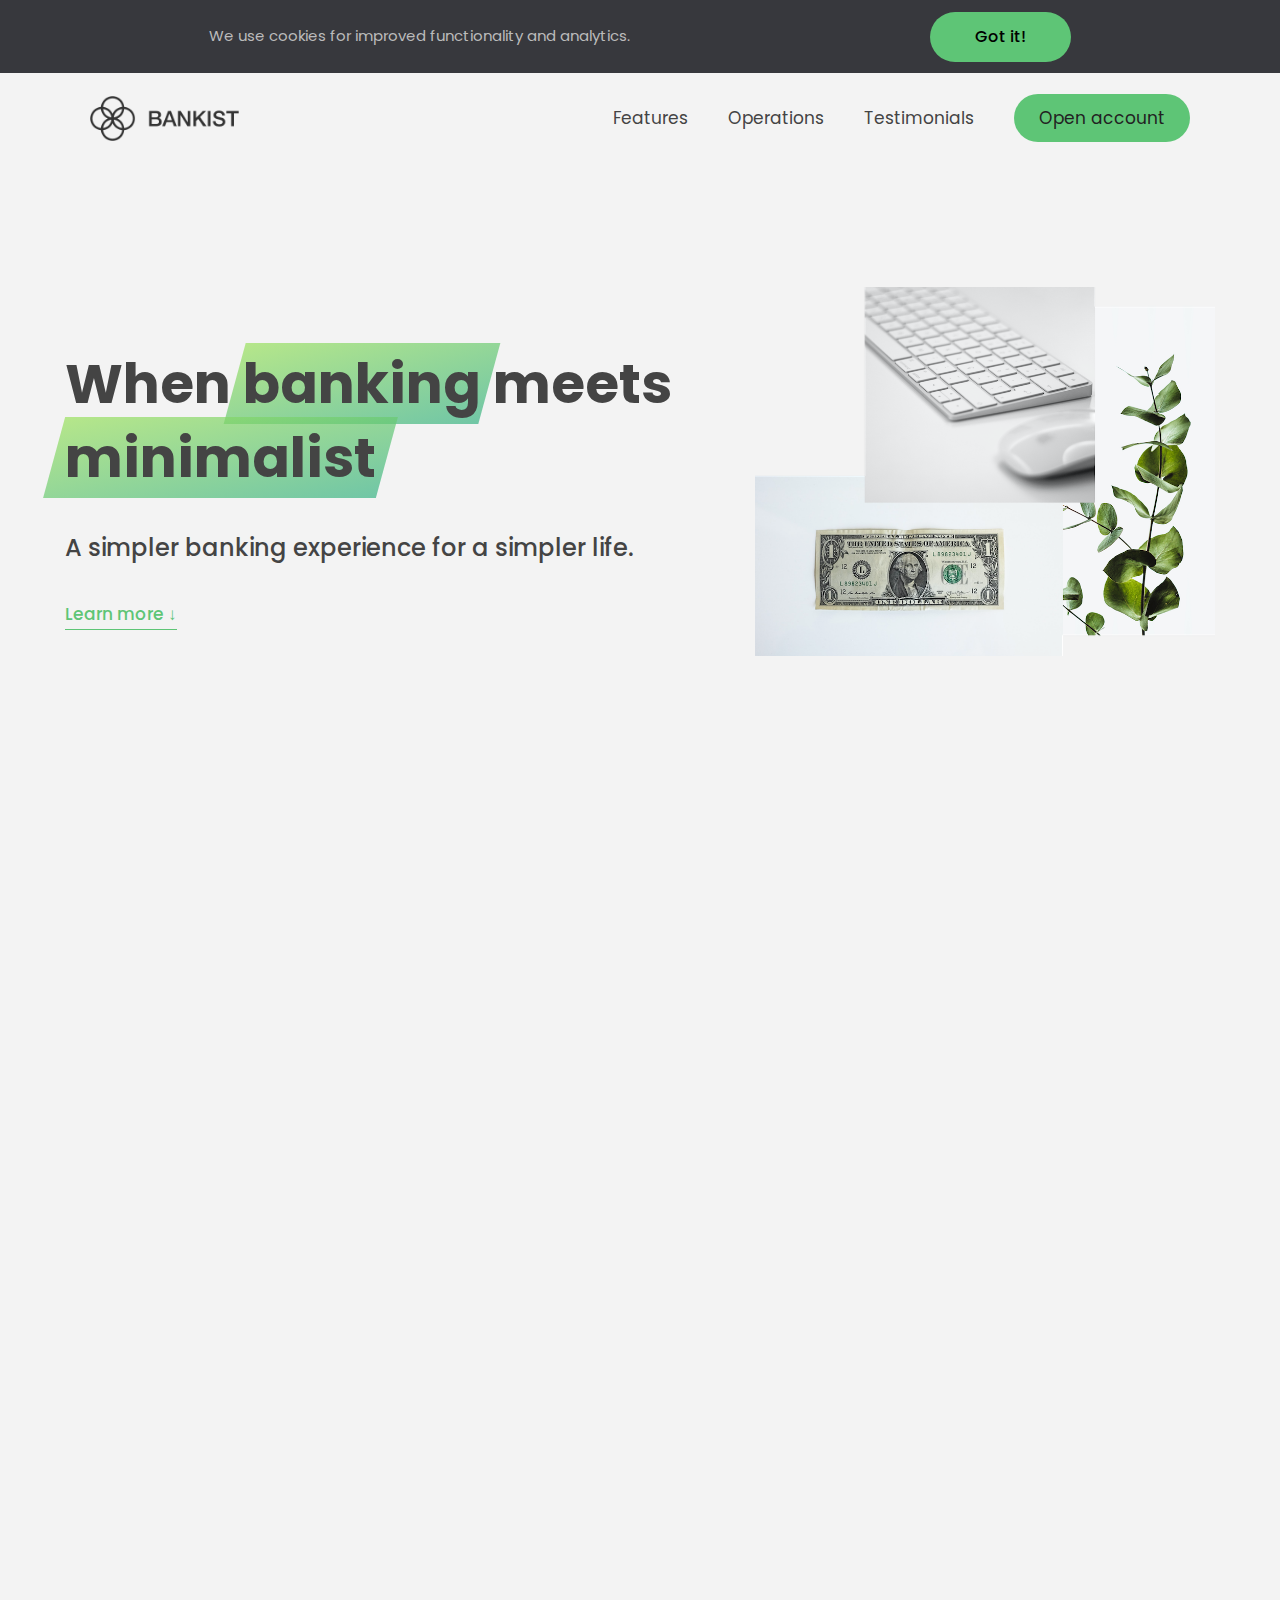
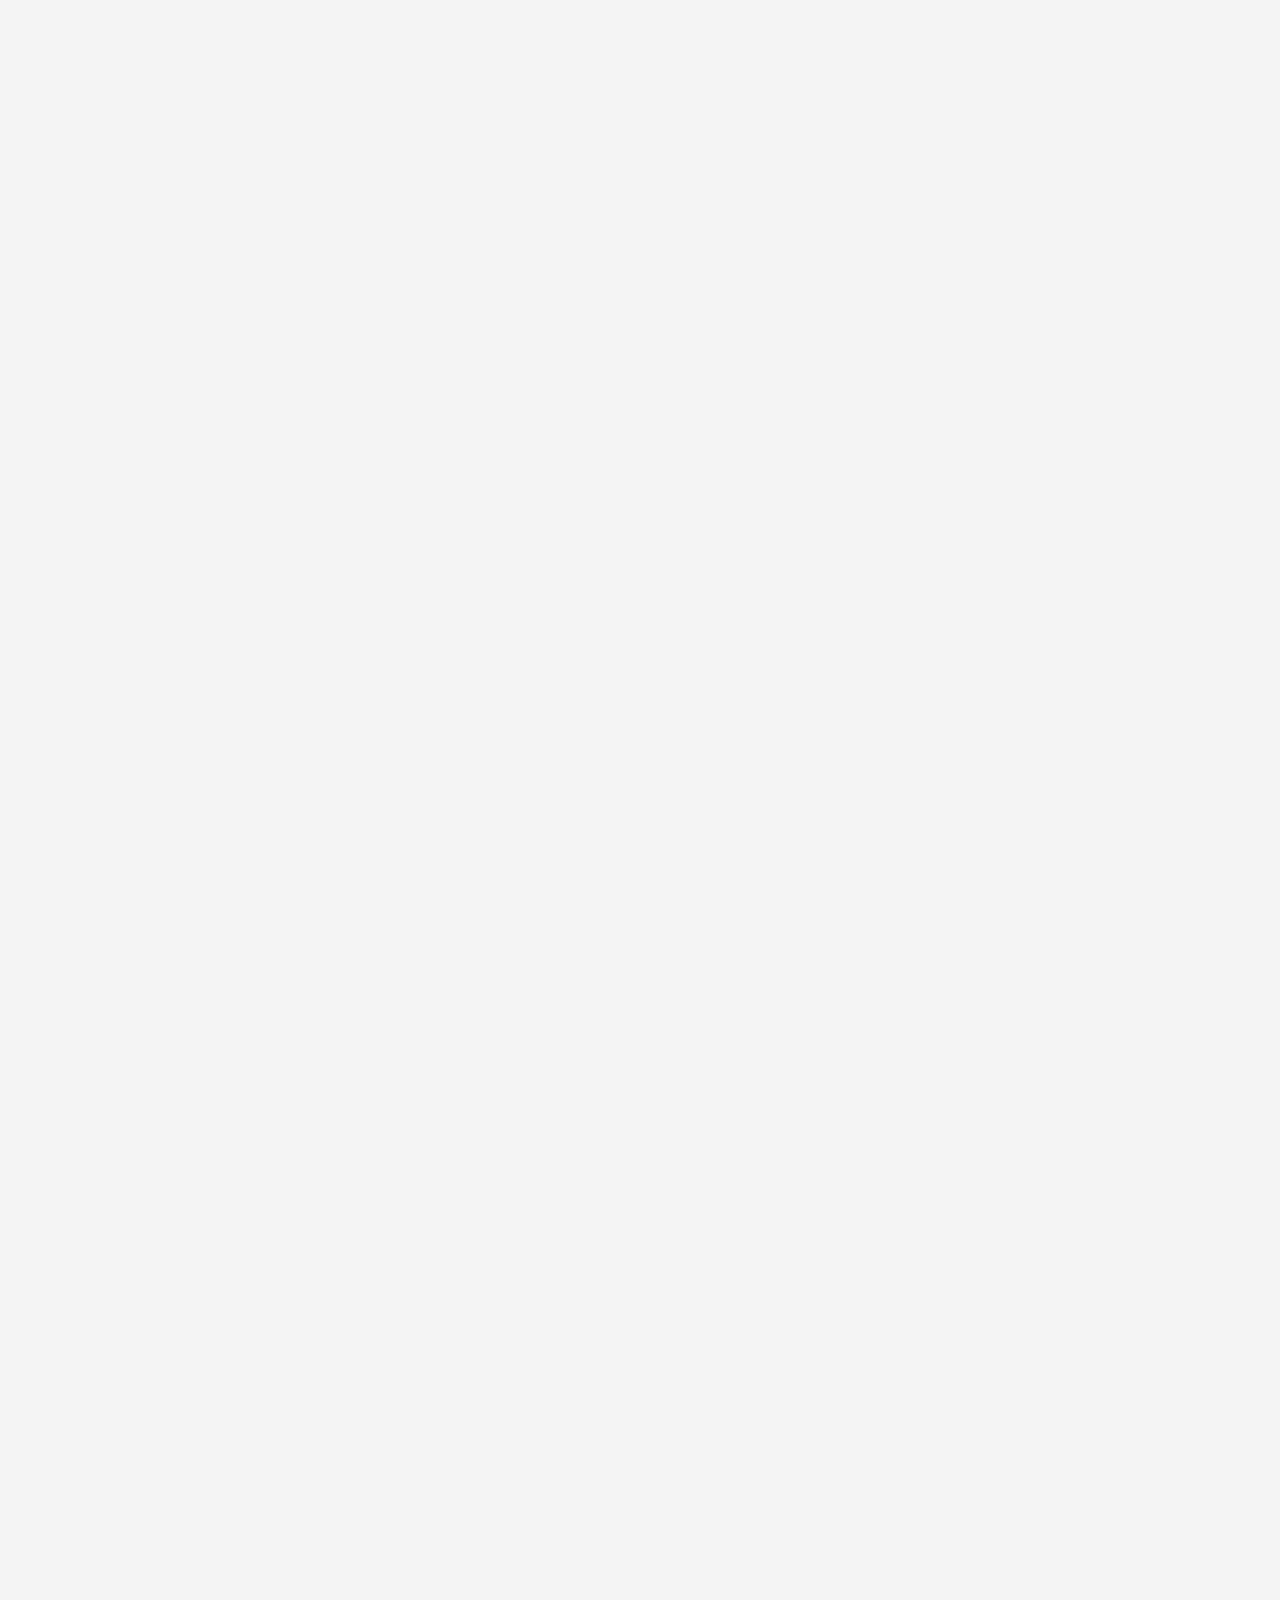
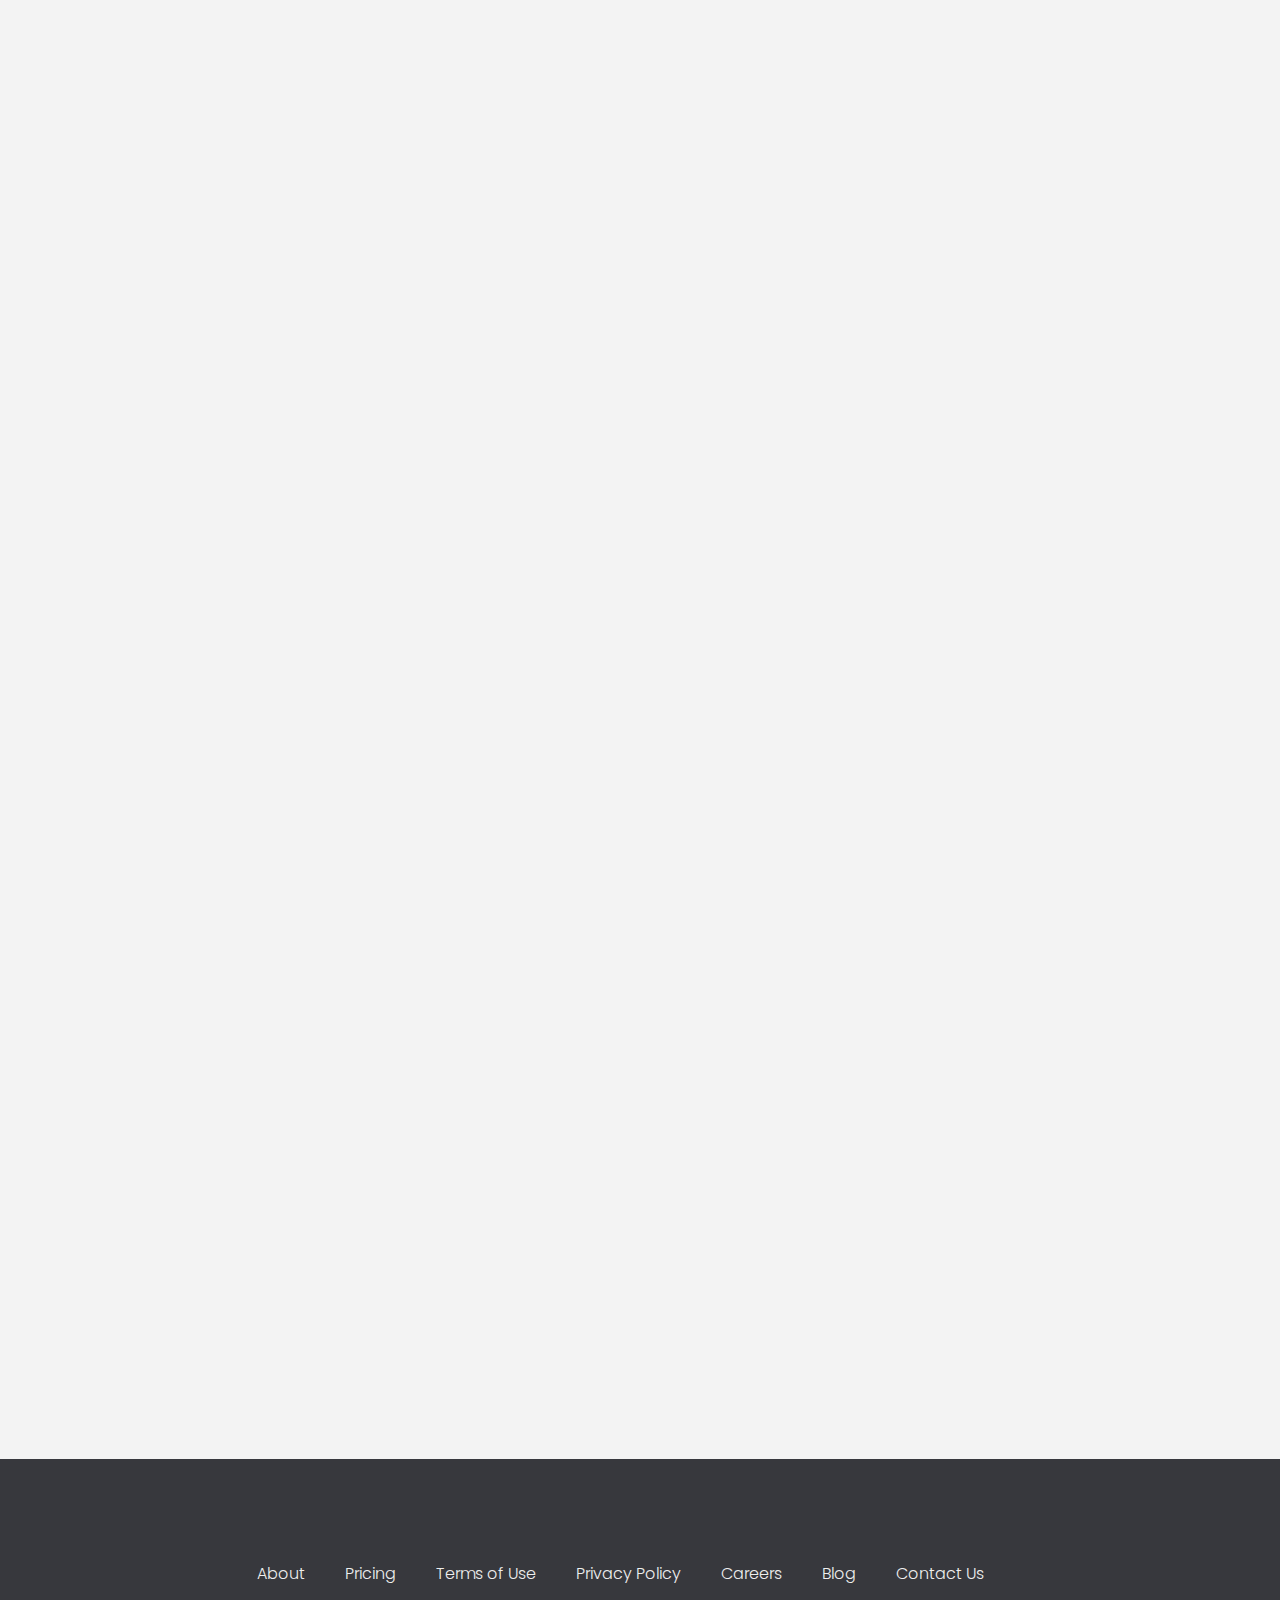
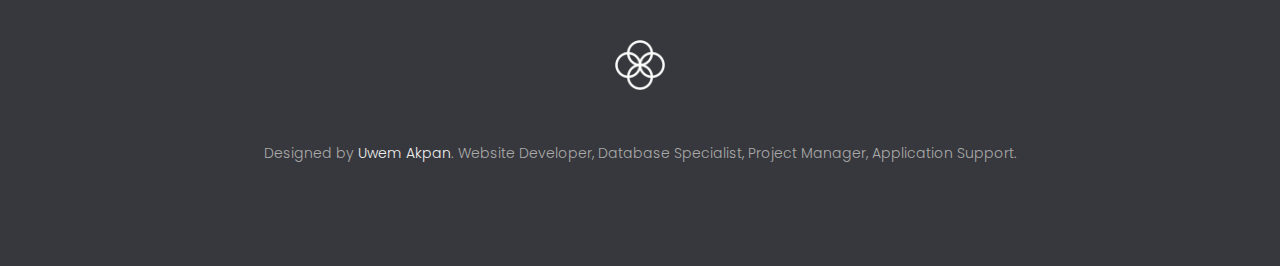
<file: starter/index.html>
<!DOCTYPE html>
<html lang="en">
  <head>
    <meta charset="UTF-8" />
    <meta name="viewport" content="width=device-width, initial-scale=1.0" />
    <meta http-equiv="X-UA-Compatible" content="ie=edge" />
    <link rel="shortcut icon" type="image/png" href="img/icon.png" />

    <link
      href="https://fonts.googleapis.com/css?family=Poppins:300,400,500,600&display=swap"
      rel="stylesheet"
    />
    <link rel="stylesheet" href="style.css" />
    <title>Bankist | When Banking meets Minimalist</title>
  </head>
  <body>
    <header class="header">
      <nav class="nav">
        <img
          src="img/logo.png"
          alt="Bankist logo"
          class="nav__logo"
          id="logo"
          designer="Uwem"
          data-version-number="1.00"
        />
        <ul class="nav__links">
          <li class="nav__item">
            <a class="nav__link" href="#section--1">Features</a>
            <!-- section--1 -->
          </li>
          <li class="nav__item">
            <a class="nav__link" href="#section--2">Operations</a>
          </li>
          <li class="nav__item">
            <a class="nav__link" href="#section--3">Testimonials</a>
          </li>
          <li class="nav__item">
            <a class="nav__link nav__link--btn btn--show-modal" href="#"
              >Open account</a
            >
          </li>
        </ul>
      </nav>

      <div class="header__title">
        <h1>
          When
          <!-- Green highlight effect -->
          <span class="highlight">banking</span>
          meets<br />
          <span class="highlight">minimalist</span>
        </h1>
        <h4>A simpler banking experience for a simpler life.</h4>
        <button class="btn--text btn--scroll-to">Learn more &DownArrow;</button>
        <img
          src="img/hero.png"
          class="header__img"
          alt="Minimalist bank items"
        />
      </div>
    </header>

    <section class="section" id="section--1">
      <div class="section__title">
        <h2 class="section__description">Features</h2>
        <h3 class="section__header">
          Everything you need in a modern bank and more.
        </h3>
      </div>

      <div class="features">
        <img
          src="img/digital-lazy.jpg"
          data-src="img/digital.jpg"
          alt="Computer"
          class="features__img lazy-img"
        />
        <div class="features__feature">
          <div class="features__icon">
            <svg>
              <use xlink:href="img/icons.svg#icon-monitor"></use>
            </svg>
          </div>
          <h5 class="features__header">100% digital bank</h5>
          <p>
            Lorem ipsum dolor sit amet consectetur adipisicing elit. Unde alias
            sint quos? Accusantium a fugiat porro reiciendis saepe quibusdam
            debitis ducimus.
          </p>
        </div>

        <div class="features__feature">
          <div class="features__icon">
            <svg>
              <use xlink:href="img/icons.svg#icon-trending-up"></use>
            </svg>
          </div>
          <h5 class="features__header">Watch your money grow</h5>
          <p>
            Nesciunt quos autem dolorum voluptates cum dolores dicta fuga
            inventore ab? Nulla incidunt eius numquam sequi iste pariatur
            quibusdam!
          </p>
        </div>
        <img
          src="img/grow-lazy.jpg"
          data-src="img/grow.jpg"
          alt="Plant"
          class="features__img lazy-img"
        />

        <img
          src="img/card-lazy.jpg"
          data-src="img/card.jpg"
          alt="Credit card"
          class="features__img lazy-img"
        />
        <div class="features__feature">
          <div class="features__icon">
            <svg>
              <use xlink:href="img/icons.svg#icon-credit-card"></use>
            </svg>
          </div>
          <h5 class="features__header">Free debit card included</h5>
          <p>
            Quasi, fugit in cumque cupiditate reprehenderit debitis animi enim
            eveniet consequatur odit quam quos possimus assumenda dicta fuga
            inventore ab.
          </p>
        </div>
      </div>
    </section>

    <section class="section" id="section--2">
      <div class="section__title">
        <h2 class="section__description">Operations</h2>
        <h3 class="section__header">
          Everything as simple as possible, but no simpler.
        </h3>
      </div>

      <div class="operations">
        <div class="operations__tab-container">
          <button
            class="btn operations__tab operations__tab--1 operations__tab--active"
            data-tab="1"
          >
            <span>01</span>Instant Transfers
          </button>
          <button class="btn operations__tab operations__tab--2" data-tab="2">
            <span>02</span>Instant Loans
          </button>
          <button class="btn operations__tab operations__tab--3" data-tab="3">
            <span>03</span>Instant Closing
          </button>
        </div>
        <div
          class="operations__content operations__content--1 operations__content--active"
        >
          <div class="operations__icon operations__icon--1">
            <svg>
              <use xlink:href="img/icons.svg#icon-upload"></use>
            </svg>
          </div>
          <h5 class="operations__header">
            Tranfser money to anyone, instantly! No fees, no BS.
          </h5>
          <p>
            Lorem ipsum dolor sit amet, consectetur adipisicing elit, sed do
            eiusmod tempor incididunt ut labore et dolore magna aliqua. Ut enim
            ad minim veniam, quis nostrud exercitation ullamco laboris nisi ut
            aliquip ex ea commodo consequat.
          </p>
        </div>

        <div class="operations__content operations__content--2">
          <div class="operations__icon operations__icon--2">
            <svg>
              <use xlink:href="img/icons.svg#icon-home"></use>
            </svg>
          </div>
          <h5 class="operations__header">
            Buy a home or make your dreams come true, with instant loans.
          </h5>
          <p>
            Duis aute irure dolor in reprehenderit in voluptate velit esse
            cillum dolore eu fugiat nulla pariatur. Excepteur sint occaecat
            cupidatat non proident, sunt in culpa qui officia deserunt mollit
            anim id est laborum.
          </p>
        </div>
        <div class="operations__content operations__content--3">
          <div class="operations__icon operations__icon--3">
            <svg>
              <use xlink:href="img/icons.svg#icon-user-x"></use>
            </svg>
          </div>
          <h5 class="operations__header">
            No longer need your account? No problem! Close it instantly.
          </h5>
          <p>
            Excepteur sint occaecat cupidatat non proident, sunt in culpa qui
            officia deserunt mollit anim id est laborum. Ut enim ad minim
            veniam, quis nostrud exercitation ullamco laboris nisi ut aliquip ex
            ea commodo consequat.
          </p>
        </div>
      </div>
    </section>

    <section class="section" id="section--3">
      <div class="section__title section__title--testimonials">
        <h2 class="section__description">Not sure yet?</h2>
        <h3 class="section__header">
          Millions of Bankists are already making their lifes simpler.
        </h3>
      </div>

      <div class="slider">
        <div class="slide slide--1">
          <div class="testimonial">
            <h5 class="testimonial__header">Best financial decision ever!</h5>
            <blockquote class="testimonial__text">
              Lorem ipsum dolor sit, amet consectetur adipisicing elit.
              Accusantium quas quisquam non? Quas voluptate nulla minima
              deleniti optio ullam nesciunt, numquam corporis et asperiores
              laboriosam sunt, praesentium suscipit blanditiis. Necessitatibus
              id alias reiciendis, perferendis facere pariatur dolore veniam
              autem esse non voluptatem saepe provident nihil molestiae.
            </blockquote>
            <address class="testimonial__author">
              <img src="img/user-1.jpg" alt="" class="testimonial__photo" />
              <h6 class="testimonial__name">Aarav Lynn</h6>
              <p class="testimonial__location">San Francisco, USA</p>
            </address>
          </div>
        </div>

        <div class="slide slide--2">
          <div class="testimonial">
            <h5 class="testimonial__header">
              The last step to becoming a complete minimalist
            </h5>
            <blockquote class="testimonial__text">
              Quisquam itaque deserunt ullam, quia ea repellendus provident,
              ducimus neque ipsam modi voluptatibus doloremque, corrupti
              laborum. Incidunt numquam perferendis veritatis neque repellendus.
              Lorem, ipsum dolor sit amet consectetur adipisicing elit. Illo
              deserunt exercitationem deleniti.
            </blockquote>
            <address class="testimonial__author">
              <img src="img/user-2.jpg" alt="" class="testimonial__photo" />
              <h6 class="testimonial__name">Miyah Miles</h6>
              <p class="testimonial__location">London, UK</p>
            </address>
          </div>
        </div>

        <div class="slide slide--3">
          <div class="testimonial">
            <h5 class="testimonial__header">
              Finally free from old-school banks
            </h5>
            <blockquote class="testimonial__text">
              Debitis, nihil sit minus suscipit magni aperiam vel tenetur
              incidunt commodi architecto numquam omnis nulla autem,
              necessitatibus blanditiis modi similique quidem. Odio aliquam
              culpa dicta beatae quod maiores ipsa minus consequatur error sunt,
              deleniti saepe aliquid quos inventore sequi. Necessitatibus id
              alias reiciendis, perferendis facere.
            </blockquote>
            <address class="testimonial__author">
              <img src="img/user-3.jpg" alt="" class="testimonial__photo" />
              <h6 class="testimonial__name">Francisco Gomes</h6>
              <p class="testimonial__location">Lisbon, Portugal</p>
            </address>
          </div>
        </div>

        <div class="slide"><img src="img/img-1.jpg" alt="Photo 1" /></div>
        <div class="slide"><img src="img/img-2.jpg" alt="Photo 2" /></div>
        <div class="slide"><img src="img/img-3.jpg" alt="Photo 3" /></div>
        <div class="slide"><img src="img/img-4.jpg" alt="Photo 4" /></div>
        <button class="slider__btn slider__btn--left">&larr;</button>
        <button class="slider__btn slider__btn--right">&rarr;</button>
        <div class="dots"></div>
      </div>
    </section>

    <section class="section section--sign-up">
      <div class="section__title">
        <h3 class="section__header">
          The best day to join Bankist was one year ago. The second best is
          today!
        </h3>
      </div>
      <button class="btn btn--show-modal">Open your free account today!</button>
    </section>

    <footer class="footer">
      <ul class="footer__nav">
        <li class="footer__item">
          <a class="footer__link" href="#">About</a>
        </li>
        <li class="footer__item">
          <a class="footer__link" href="#">Pricing</a>
        </li>
        <li class="footer__item">
          <a class="footer__link" href="#">Terms of Use</a>
        </li>
        <li class="footer__item">
          <a class="footer__link" href="#">Privacy Policy</a>
        </li>
        <li class="footer__item">
          <a class="footer__link" href="#">Careers</a>
        </li>
        <li class="footer__item">
          <a class="footer__link" href="#">Blog</a>
        </li>
        <li class="footer__item">
          <a class="footer__link" href="#">Contact Us</a>
        </li>
      </ul>
      <img src="img/icon.png" alt="Logo" class="footer__logo" />
      <p class="footer__copyright">
        Designed by
        <a
          class="footer__link twitter-link"
          target="_blank"
          href="https://twitter.com/jonasschmedtman"
          >Uwem Akpan</a
        >. Website Developer, Database Specialist, Project Manager, Application
        Support.
      </p>
    </footer>

    <div class="modal hidden">
      <button class="btn--close-modal">&times;</button>
      <h2 class="modal__header">
        Open your bank account <br />
        in just <span class="highlight">5 minutes</span>
      </h2>
      <form class="modal__form">
        <label>First Name</label>
        <input type="text" />
        <label>Last Name</label>
        <input type="text" />
        <label>Email Address</label>
        <input type="email" />
        <button class="btn">Next step &rarr;</button>
      </form>
    </div>

    <div class="overlay hidden"></div>

    <script src="script.js"></script>
    <!-- <script src="script2.js"></script> -->
  </body>
</html>
</file>
<file: starter/style.css>
/* The page is NOT responsive. You can implement responsiveness yourself if you wanna have some fun 😃 */

:root {
  --color-primary: #5ec576;
  --color-secondary: #ffcb03;
  --color-tertiary: #ff585f;
  --color-primary-darker: #4bbb7d;
  --color-secondary-darker: #ffbb00;
  --color-tertiary-darker: #fd424b;
  --color-primary-opacity: #5ec5763a;
  --color-secondary-opacity: #ffcd0331;
  --color-tertiary-opacity: #ff58602d;
  --gradient-primary: linear-gradient(to top left, #39b385, #9be15d);
  --gradient-secondary: linear-gradient(to top left, #ffb003, #ffcb03);
}

* {
  margin: 0;
  padding: 0;
  box-sizing: inherit;
}

html {
  font-size: 62.5%;
  box-sizing: border-box;
}

body {
  font-family: 'Poppins', sans-serif;
  font-weight: 300;
  color: #444;
  line-height: 1.9;
  background-color: #f3f3f3;
}

/* GENERAL ELEMENTS */
.section {
  padding: 15rem 3rem;
  border-top: 1px solid #ddd;

  transition: transform 1s, opacity 1s;
}

.section--hidden {
  opacity: 0;
  transform: translateY(8rem);
}

.section__title {
  max-width: 80rem;
  margin: 0 auto 8rem auto;
}

.section__description {
  font-size: 1.8rem;
  font-weight: 600;
  text-transform: uppercase;
  color: var(--color-primary);
  margin-bottom: 1rem;
}

.section__header {
  font-size: 4rem;
  line-height: 1.3;
  font-weight: 500;
}

.btn {
  display: inline-block;
  background-color: var(--color-primary);
  font-size: 1.6rem;
  font-family: inherit;
  font-weight: 500;
  border: none;
  padding: 1.25rem 4.5rem;
  border-radius: 10rem;
  cursor: pointer;
  transition: all 0.3s;
}

.btn:hover {
  background-color: var(--color-primary-darker);
}

.btn--text {
  display: inline-block;
  background: none;
  font-size: 1.7rem;
  font-family: inherit;
  font-weight: 500;
  color: var(--color-primary);
  border: none;
  border-bottom: 1px solid currentColor;
  padding-bottom: 2px;
  cursor: pointer;
  transition: all 0.3s;
}

p {
  color: #666;
}

/* This is BAD for accessibility! Don't do in the real world! */
button:focus {
  outline: none;
}

img {
  transition: filter 0.5s;
}

.lazy-img {
  filter: blur(20px);
}

/* NAVIGATION */
.nav {
  display: flex;
  justify-content: space-between;
  align-items: center;
  height: 9rem;
  width: 100%;
  padding: 0 6rem;
  z-index: 100;
}

/* nav and stickly class at the same time */
.nav.sticky {
  position: fixed;
  background-color: rgba(255, 255, 255, 0.95);
}

.nav__logo {
  height: 4.5rem;
  transition: all 0.3s;
}

.nav__links {
  display: flex;
  align-items: center;
  list-style: none;
}

.nav__item {
  margin-left: 4rem;
}

.nav__link:link,
.nav__link:visited {
  font-size: 1.7rem;
  font-weight: 400;
  color: inherit;
  text-decoration: none;
  display: block;
  transition: all 0.3s;
}

.nav__link--btn:link,
.nav__link--btn:visited {
  padding: 0.8rem 2.5rem;
  border-radius: 3rem;
  background-color: var(--color-primary);
  color: #222;
}

.nav__link--btn:hover,
.nav__link--btn:active {
  color: inherit;
  background-color: var(--color-primary-darker);
  color: #333;
}

/* HEADER */
.header {
  padding: 0 3rem;
  height: 100vh;
  display: flex;
  flex-direction: column;
  align-items: center;
}

.header__title {
  flex: 1;

  max-width: 115rem;
  display: grid;
  grid-template-columns: 3fr 2fr;
  row-gap: 3rem;
  align-content: center;
  justify-content: center;

  align-items: start;
  justify-items: start;
}

h1 {
  font-size: 5.5rem;
  line-height: 1.35;
}

h4 {
  font-size: 2.4rem;
  font-weight: 500;
}

.header__img {
  width: 100%;
  grid-column: 2 / 3;
  grid-row: 1 / span 4;
  transform: translateY(-6rem);
}

.highlight {
  position: relative;
}

.highlight::after {
  display: block;
  content: '';
  position: absolute;
  bottom: 0;
  left: 0;
  height: 100%;
  width: 100%;
  z-index: -1;
  opacity: 0.7;
  transform: scale(1.07, 1.05) skewX(-15deg);
  background-image: var(--gradient-primary);
}

/* FEATURES */
.features {
  display: grid;
  grid-template-columns: 1fr 1fr;
  gap: 4rem;
  margin: 0 12rem;
}

.features__img {
  width: 100%;
}

.features__feature {
  align-self: center;
  justify-self: center;
  width: 70%;
  font-size: 1.5rem;
}

.features__icon {
  display: flex;
  align-items: center;
  justify-content: center;
  background-color: var(--color-primary-opacity);
  height: 5.5rem;
  width: 5.5rem;
  border-radius: 50%;
  margin-bottom: 2rem;
}

.features__icon svg {
  height: 2.5rem;
  width: 2.5rem;
  fill: var(--color-primary);
}

.features__header {
  font-size: 2rem;
  margin-bottom: 1rem;
}

/* OPERATIONS */
.operations {
  max-width: 100rem;
  margin: 12rem auto 0 auto;

  background-color: #fff;
}

.operations__tab-container {
  display: flex;
  justify-content: center;
}

.operations__tab {
  margin-right: 2.5rem;
  transform: translateY(-50%);
}

.operations__tab span {
  margin-right: 1rem;
  font-weight: 600;
  display: inline-block;
}

.operations__tab--1 {
  background-color: var(--color-secondary);
}

.operations__tab--1:hover {
  background-color: var(--color-secondary-darker);
}

.operations__tab--3 {
  background-color: var(--color-tertiary);
  margin: 0;
}

.operations__tab--3:hover {
  background-color: var(--color-tertiary-darker);
}

.operations__tab--active {
  transform: translateY(-66%);
}

.operations__content {
  display: none;

  /* JUST PRESENTATIONAL */
  font-size: 1.7rem;
  padding: 2.5rem 7rem 6.5rem 7rem;
}

.operations__content--active {
  display: grid;
  grid-template-columns: 7rem 1fr;
  column-gap: 3rem;
  row-gap: 0.5rem;
}

.operations__header {
  font-size: 2.25rem;
  font-weight: 500;
  align-self: center;
}

.operations__icon {
  display: flex;
  align-items: center;
  justify-content: center;
  height: 7rem;
  width: 7rem;
  border-radius: 50%;
}

.operations__icon svg {
  height: 2.75rem;
  width: 2.75rem;
}

.operations__content p {
  grid-column: 2;
}

.operations__icon--1 {
  background-color: var(--color-secondary-opacity);
}
.operations__icon--2 {
  background-color: var(--color-primary-opacity);
}
.operations__icon--3 {
  background-color: var(--color-tertiary-opacity);
}
.operations__icon--1 svg {
  fill: var(--color-secondary-darker);
}
.operations__icon--2 svg {
  fill: var(--color-primary);
}
.operations__icon--3 svg {
  fill: var(--color-tertiary);
}

/* SLIDER */
.slider {
  max-width: 100rem;
  height: 50rem;
  margin: 0 auto;
  position: relative;

  /* IN THE END */
  overflow: hidden;
}

.slide {
  position: absolute;
  top: 0;
  width: 100%;
  height: 50rem;

  display: flex;
  align-items: center;
  justify-content: center;

  /* THIS creates the animation! */
  transition: transform 1s;
}

.slide > img {
  /* Only for images that have different size than slide */
  width: 100%;
  height: 100%;
  object-fit: cover;
}

.slider__btn {
  position: absolute;
  top: 50%;
  z-index: 10;

  border: none;
  background: rgba(255, 255, 255, 0.7);
  font-family: inherit;
  color: #333;
  border-radius: 50%;
  height: 5.5rem;
  width: 5.5rem;
  font-size: 3.25rem;
  cursor: pointer;
}

.slider__btn--left {
  left: 6%;
  transform: translate(-50%, -50%);
}

.slider__btn--right {
  right: 6%;
  transform: translate(50%, -50%);
}

.dots {
  position: absolute;
  bottom: 5%;
  left: 50%;
  transform: translateX(-50%);
  display: flex;
}

.dots__dot {
  border: none;
  background-color: #b9b9b9;
  opacity: 0.7;
  height: 1rem;
  width: 1rem;
  border-radius: 50%;
  margin-right: 1.75rem;
  cursor: pointer;
  transition: all 0.5s;

  /* Only necessary when overlying images */
  /* box-shadow: 0 0.6rem 1.5rem rgba(0, 0, 0, 0.7); */
}

.dots__dot:last-child {
  margin: 0;
}

.dots__dot--active {
  /* background-color: #fff; */
  background-color: #ff585f;
  /* background-color: #888; */
  opacity: 1;
}

/* TESTIMONIALS */
.testimonial {
  width: 65%;
  position: relative;
}

.testimonial::before {
  content: '\201C';
  position: absolute;
  top: -5.7rem;
  left: -6.8rem;
  line-height: 1;
  font-size: 20rem;
  font-family: inherit;
  color: var(--color-primary);
  z-index: -1;
}

.testimonial__header {
  font-size: 2.25rem;
  font-weight: 500;
  margin-bottom: 1.5rem;
}

.testimonial__text {
  font-size: 1.7rem;
  margin-bottom: 3.5rem;
  color: #666;
}

.testimonial__author {
  margin-left: 3rem;
  font-style: normal;

  display: grid;
  grid-template-columns: 6.5rem 1fr;
  column-gap: 2rem;
}

.testimonial__photo {
  grid-row: 1 / span 2;
  width: 6.5rem;
  border-radius: 50%;
}

.testimonial__name {
  font-size: 1.7rem;
  font-weight: 500;
  align-self: end;
  margin: 0;
}

.testimonial__location {
  font-size: 1.5rem;
}

.section__title--testimonials {
  margin-bottom: 4rem;
}

/* SIGNUP */
.section--sign-up {
  background-color: #37383d;
  border-top: none;
  border-bottom: 1px solid #444;
  text-align: center;
  padding: 10rem 3rem;
}

.section--sign-up .section__header {
  color: #fff;
  text-align: center;
}

.section--sign-up .section__title {
  margin-bottom: 6rem;
}

.section--sign-up .btn {
  font-size: 1.9rem;
  padding: 2rem 5rem;
}

/* FOOTER */
.footer {
  padding: 10rem 3rem;
  background-color: #37383d;
}

.footer__nav {
  list-style: none;
  display: flex;
  justify-content: center;
  margin-bottom: 5rem;
}

.footer__item {
  margin-right: 4rem;
}

.footer__link {
  font-size: 1.6rem;
  color: #eee;
  text-decoration: none;
}

.footer__logo {
  height: 5rem;
  display: block;
  margin: 0 auto;
  margin-bottom: 5rem;
}

.footer__copyright {
  font-size: 1.4rem;
  color: #aaa;
  text-align: center;
}

.footer__copyright .footer__link {
  font-size: 1.4rem;
}

/* MODAL WINDOW */
.modal {
  position: fixed;
  top: 50%;
  left: 50%;
  transform: translate(-50%, -50%);
  max-width: 60rem;
  background-color: #f3f3f3;
  padding: 5rem 6rem;
  box-shadow: 0 4rem 6rem rgba(0, 0, 0, 0.3);
  z-index: 1000;
  transition: all 0.5s;
}

.overlay {
  position: fixed;
  top: 0;
  left: 0;
  width: 100%;
  height: 100%;
  background-color: rgba(0, 0, 0, 0.5);
  backdrop-filter: blur(4px);
  z-index: 100;
  transition: all 0.5s;
}

.modal__header {
  font-size: 3.25rem;
  margin-bottom: 4.5rem;
  line-height: 1.5;
}

.modal__form {
  margin: 0 3rem;
  display: grid;
  grid-template-columns: 1fr 2fr;
  align-items: center;
  gap: 2.5rem;
}

.modal__form label {
  font-size: 1.7rem;
  font-weight: 500;
}

.modal__form input {
  font-size: 1.7rem;
  padding: 1rem 1.5rem;
  border: 1px solid #ddd;
  border-radius: 0.5rem;
}

.modal__form button {
  grid-column: 1 / span 2;
  justify-self: center;
  margin-top: 1rem;
}

.btn--close-modal {
  font-family: inherit;
  color: inherit;
  position: absolute;
  top: 0.5rem;
  right: 2rem;
  font-size: 4rem;
  cursor: pointer;
  border: none;
  background: none;
}

.hidden {
  visibility: hidden;
  opacity: 0;
}

/* COOKIE MESSAGE */
.cookie-message {
  display: flex;
  align-items: center;
  justify-content: space-evenly;
  width: 100%;
  background-color: white;
  color: #bbb;
  font-size: 1.5rem;
  font-weight: 400;
}
</file>
